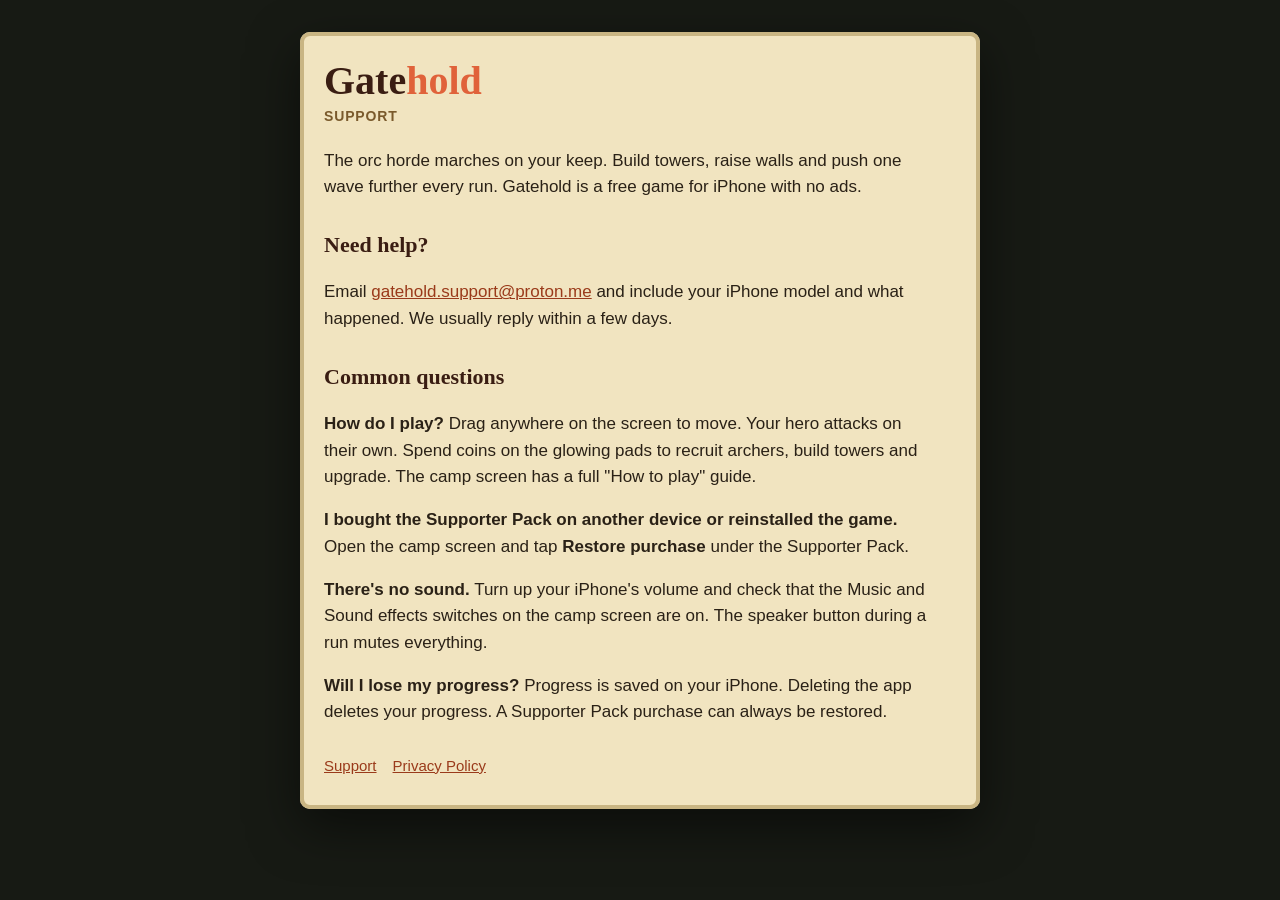
<file: index.html>
<!doctype html>
<html lang="en">
<head>
<meta charset="utf-8">
<meta name="viewport" content="width=device-width,initial-scale=1,viewport-fit=cover">
<title>Gatehold Support</title>
<link rel="stylesheet" href="style.css">
</head>
<body>
<main>
  <h1>Gate<span>hold</span></h1>
  <p class="meta">Support</p>

  <p>The orc horde marches on your keep. Build towers, raise walls and push one wave further every run. Gatehold is a free game for iPhone with no ads.</p>

  <h2>Need help?</h2>
  <p>Email <a href="mailto:gatehold.support@proton.me">gatehold.support@proton.me</a> and include your iPhone model and what happened. We usually reply within a few days.</p>

  <h2>Common questions</h2>
  <p><b>How do I play?</b> Drag anywhere on the screen to move. Your hero attacks on their own. Spend coins on the glowing pads to recruit archers, build towers and upgrade. The camp screen has a full "How to play" guide.</p>
  <p><b>I bought the Supporter Pack on another device or reinstalled the game.</b> Open the camp screen and tap <b>Restore purchase</b> under the Supporter Pack.</p>
  <p><b>There's no sound.</b> Turn up your iPhone's volume and check that the Music and Sound effects switches on the camp screen are on. The speaker button during a run mutes everything.</p>
  <p><b>Will I lose my progress?</b> Progress is saved on your iPhone. Deleting the app deletes your progress. A Supporter Pack purchase can always be restored.</p>

  <nav><a href="./">Support</a><a href="privacy.html">Privacy Policy</a></nav>
</main>
</body>
</html>
</file>
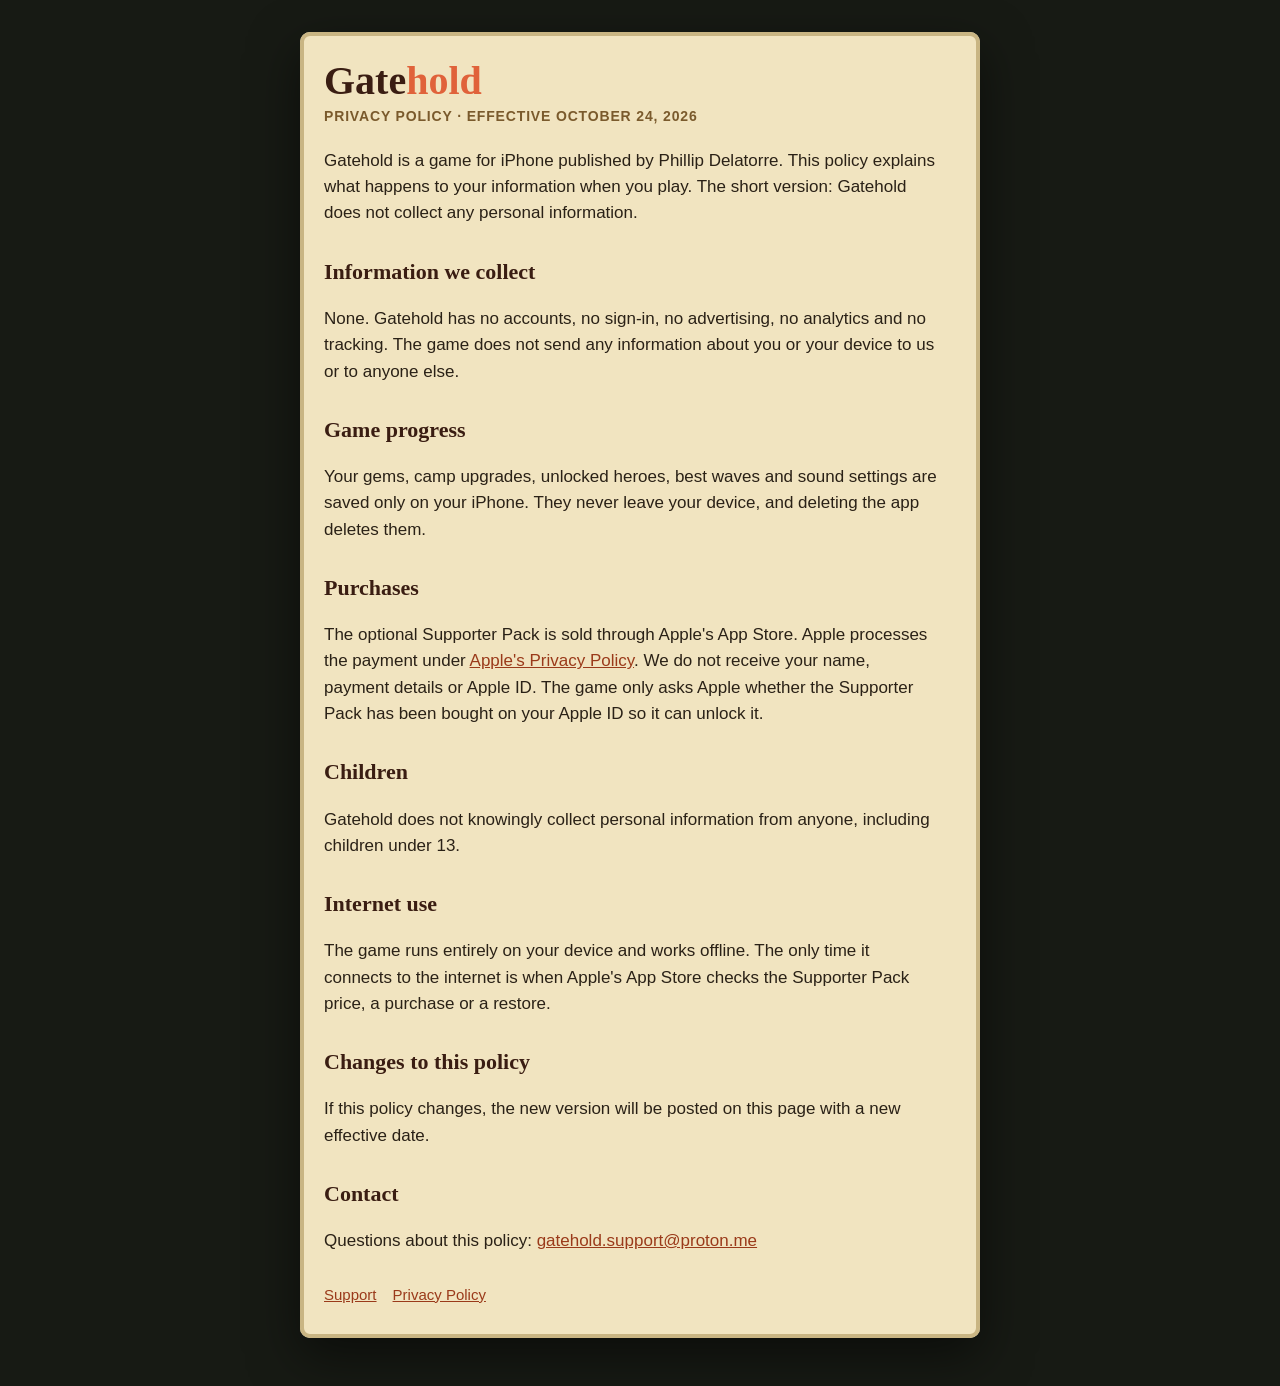
<file: privacy.html>
<!doctype html>
<html lang="en">
<head>
<meta charset="utf-8">
<meta name="viewport" content="width=device-width,initial-scale=1,viewport-fit=cover">
<title>Gatehold Privacy Policy</title>
<link rel="stylesheet" href="style.css">
</head>
<body>
<main>
  <h1>Gate<span>hold</span></h1>
  <p class="meta">Privacy Policy · Effective October 24, 2026</p>

  <p>Gatehold is a game for iPhone published by Phillip Delatorre. This policy explains what happens to your information when you play. The short version: Gatehold does not collect any personal information.</p>

  <h2>Information we collect</h2>
  <p>None. Gatehold has no accounts, no sign-in, no advertising, no analytics and no tracking. The game does not send any information about you or your device to us or to anyone else.</p>

  <h2>Game progress</h2>
  <p>Your gems, camp upgrades, unlocked heroes, best waves and sound settings are saved only on your iPhone. They never leave your device, and deleting the app deletes them.</p>

  <h2>Purchases</h2>
  <p>The optional Supporter Pack is sold through Apple's App Store. Apple processes the payment under <a href="https://www.apple.com/legal/privacy/">Apple's Privacy Policy</a>. We do not receive your name, payment details or Apple ID. The game only asks Apple whether the Supporter Pack has been bought on your Apple ID so it can unlock it.</p>

  <h2>Children</h2>
  <p>Gatehold does not knowingly collect personal information from anyone, including children under 13.</p>

  <h2>Internet use</h2>
  <p>The game runs entirely on your device and works offline. The only time it connects to the internet is when Apple's App Store checks the Supporter Pack price, a purchase or a restore.</p>

  <h2>Changes to this policy</h2>
  <p>If this policy changes, the new version will be posted on this page with a new effective date.</p>

  <h2>Contact</h2>
  <p>Questions about this policy: <a href="mailto:gatehold.support@proton.me">gatehold.support@proton.me</a></p>

  <nav><a href="./">Support</a><a href="privacy.html">Privacy Policy</a></nav>
</main>
</body>
</html>
</file>
<file: style.css>
/* Gatehold site: parchment card on a dusk background, matching the game */
:root{--night:#171a14;--parch:#f1e4c0;--ink:#2a2116;--ember:#e0623a;--umber:#7a5a2c;--oxblood:#3a1d12}
*{box-sizing:border-box}
body{margin:0;background:var(--night);color:var(--ink);font:17px/1.55 -apple-system,BlinkMacSystemFont,"Segoe UI",Roboto,Helvetica,Arial,sans-serif;
  padding:32px max(16px,env(safe-area-inset-right,0px)) 48px max(16px,env(safe-area-inset-left,0px))}
main{max-width:680px;margin:0 auto;background:var(--parch);border-radius:10px;padding:28px 24px 32px;box-shadow:0 0 0 4px #c9b583 inset,0 18px 50px rgba(0,0,0,.5)}
h1{font-family:Georgia,"Times New Roman",serif;font-size:40px;line-height:1.05;margin:0 0 4px;color:var(--oxblood)}
h1 span{color:var(--ember)}
h2{font-family:Georgia,"Times New Roman",serif;font-size:22px;margin:28px 0 6px;color:var(--oxblood)}
p,li{max-width:65ch}
.meta{color:var(--umber);font-size:14px;letter-spacing:.06em;text-transform:uppercase;font-weight:700;margin:0 0 20px}
a{color:#9a3a1a}
nav{display:flex;gap:16px;margin-top:28px;font-size:15px}
</file>
